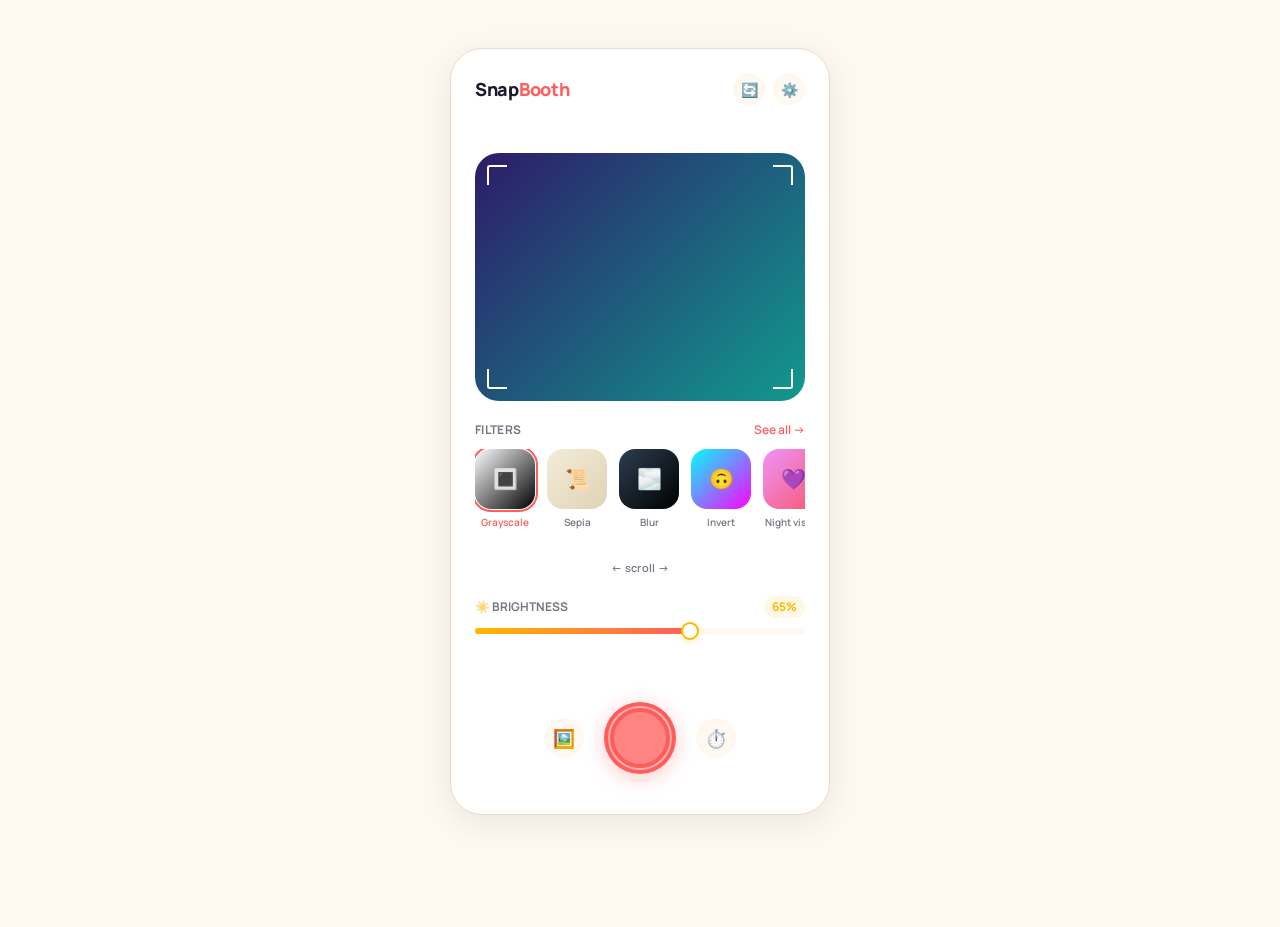
<file: index.html>
<!doctype html>
<html lang="en">
  <head>
    <meta charset="UTF-8" />
    <meta name="viewport" content="width=device-width, initial-scale=1.0" />
    <title>📸 SnapBooth — Design Spec Sheet</title>
    <link
      href="https://fonts.googleapis.com/css2?family=Manrope:wght@400;500;600;700;800&display=swap"
      rel="stylesheet"
    />
    <link rel="stylesheet" href="photobooth-spec.css" />
  </head>
  <body>
    <!-- ═══════════════════════════════════════
       SECTION 1 — ANNOTATED MOCKUP
    ════════════════════════════════════════ -->
    <section class="section">

      <div class="mockup-wrap">

        <!-- MOCKUP FRAME -->
        <div class="mockup-frame">

          <!-- App Header -->
          <div class="app-header ann">
            <div class="app-logo">Snap<span>Booth</span></div>
            <div class="app-header-icons">
              <div class="icon-btn">🔄</div>
              <div class="icon-btn">⚙️</div>
            </div>
          </div>

          <div class="spacer-28"></div>

          <!-- Camera Preview -->
          <div class="camera-preview ann">
            <video id="webcam" autoplay playsinline></video>
            <div class="corner tl"></div>
            <div class="corner tr"></div>
            <div class="corner bl"></div>
            <div class="corner br"></div>
            <canvas id="canvas" width="640" height="480" style="display: none;"></canvas>
          </div>

          <!-- Filter Row -->
          <div class="filter-label-row ann">
            <span>FILTERS</span>
            <a>See all →</a>
          </div>
          <div class="filter-scroll">
            <div class="filter-thumb active filter-thumb--first">
              <div class="filter-thumb-img ft-1">
                <div class="inner">🔳</div>
              </div>
              <div class="filter-thumb-name">Grayscale</div>
              <div class="chip coral-chip chip-thumb-size">60×60px</div>
            </div>
            <div class="filter-thumb">
              <div class="filter-thumb-img ft-2"><div class="inner">📜</div></div>
              <div class="filter-thumb-name">Sepia</div>
            </div>
            <div class="filter-thumb">
              <div class="filter-thumb-img ft-3"><div class="inner">🌫️</div></div>
              <div class="filter-thumb-name">Blur</div>
            </div>
            <div class="filter-thumb">
              <div class="filter-thumb-img ft-4"><div class="inner">🙃</div></div>
              <div class="filter-thumb-name">Invert</div>
            </div>
            <div class="filter-thumb">
              <div class="filter-thumb-img ft-5"><div class="inner">💜</div></div>
              <div class="filter-thumb-name">Night vision</div>
            </div>
            <div class="filter-thumb">
              <div class="filter-thumb-img ft-6"><div class="inner">🧊</div></div>
              <div class="filter-thumb-name">Ice</div>
            </div>
          </div>
          <div class="scroll-hint">← scroll →</div>

          <div class="spacer-20"></div>

          <!-- Brightness Slider -->
          <div class="slider-section ann">
            <div class="slider-header">
              <span>☀️ BRIGHTNESS</span>
              <span class="value" id="brightness-value">65%</span>
            </div>
            <div class="slider-track ann">
              <input type="range" id="brightness-slider" min="0" max="100" value="65">

              <div class="slider-fill"></div>
              <div class="slider-thumb"></div>
            </div>
          </div>

          <div class="spacer-36"></div>

          <!-- Shutter Row -->
          <div class="shutter-row ann">
            <div class="shutter-side-btn shutter-side-btn--annotated" id="gallery">
              🖼️
              <div class="thumb" id="photos">
                <button id="close-photos" class="back-btn">← Back</button>
              </div>
            </div>
            <div class="shutter-btn btn-hover ann" id="shutter">
              <div class="shutter-btn-inner"></div>
            </div>
            <div class="shutter-side-btn">⏱️</div>
          </div>

          <div class="spacer-16"></div>

        </div>
        <!-- /.mockup-frame -->
      </div>
      <!-- /.mockup-wrap -->
    </section>

    <script src="./index.js"></script>
  </body>
</html>
</file>
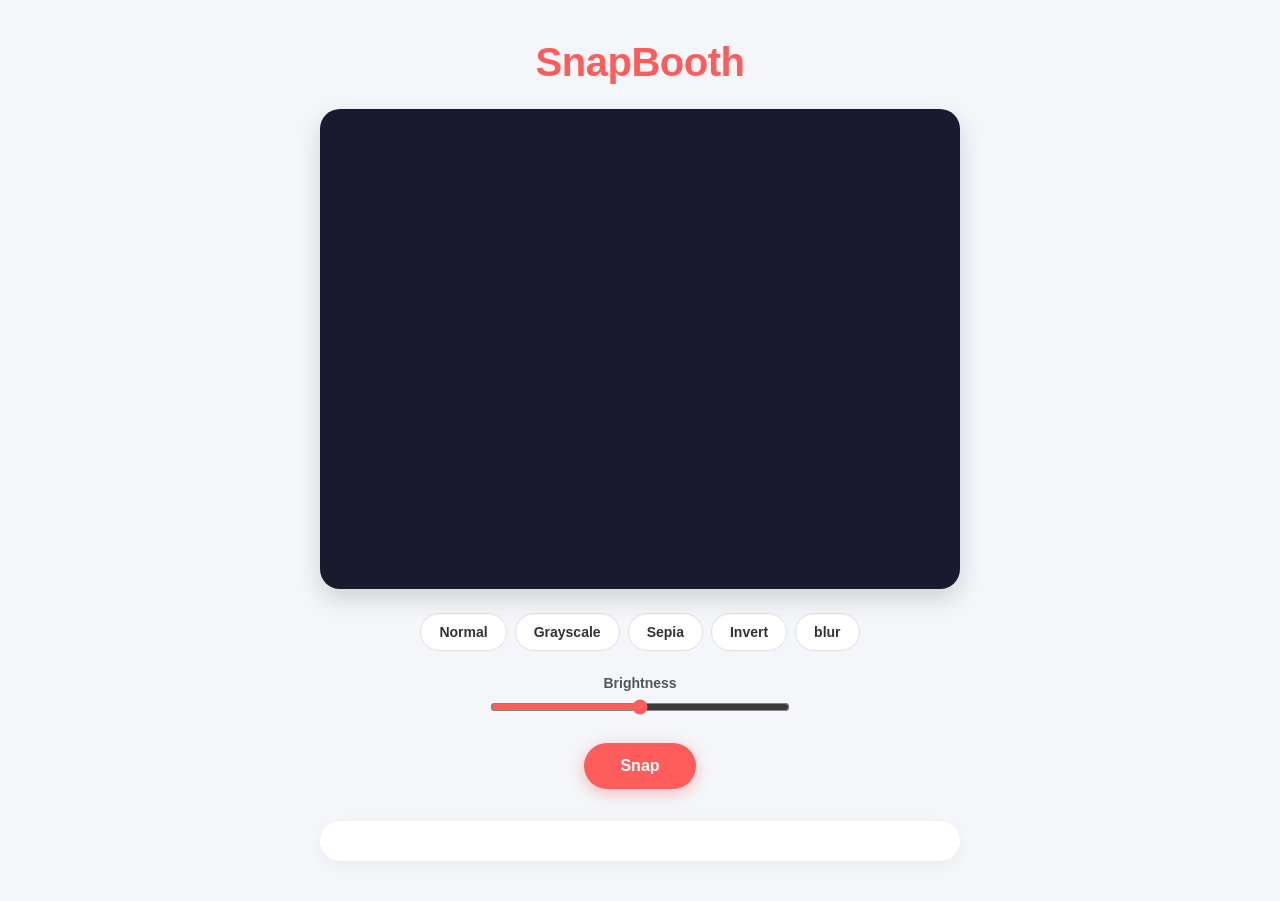
<file: MVP/index.html>
<!doctype html>
<html lang="en">
  <head>
    <meta charset="UTF-8" />
    <meta name="viewport" content="width=device-width, initial-scale=1.0" />
    <link rel="stylesheet" href="index.css" />
    <title>SnapBooth</title>
  </head>
  <body>
    <h1>SnapBooth</h1>

    <video id="webcam" autoplay></video>
    <canvas id="canvas" style="display: none"></canvas>

    <div id="btn-container">
      <button id="normal">Normal</button>
      <button id="grayscale">Grayscale</button>
      <button id="sepia">Sepia</button>
      <button id="invert">Invert</button>
      <button id="blur">blur</button>
    </div>
    <label>Brightness</label>
    <input type="range" id="brightness" min="0" max="200" value="100" />

    <button id="snap">Snap</button>

    <div id="gallery"></div>

    <script src="index.js"></script>
  </body>
</html>
</file>
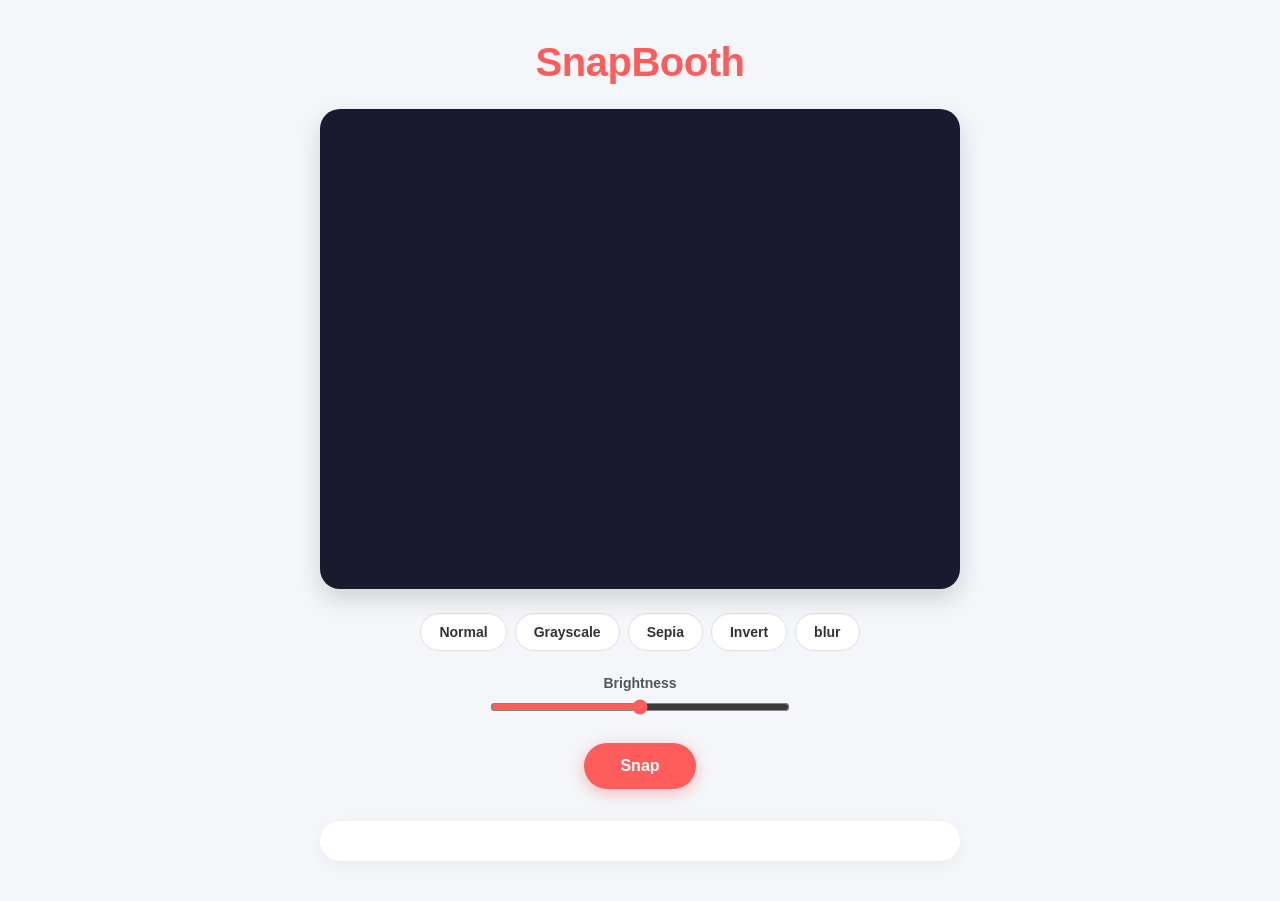
<file: to-copy-paste/index.html>
<!doctype html>
<html lang="en">
  <head>
    <meta charset="UTF-8" />
    <meta name="viewport" content="width=device-width, initial-scale=1.0" />
    <link rel="stylesheet" href="./index.css" />
    <title>SnapBooth</title>
  </head>
  <body>
    <h1>SnapBooth</h1>

    <video id="webcam" autoplay></video>
    <canvas id="canvas" style="display: none"></canvas>

    <div id="btn-container">
      <button id="normal">Normal</button>
      <button id="grayscale">Grayscale</button>
      <button id="sepia">Sepia</button>
      <button id="invert">Invert</button>
      <button id="blur">blur</button>
    </div>
    <label>Brightness</label>
    <input type="range" id="brightness" min="0" max="200" value="100" />

    <button id="snap">Snap</button>

    <div id="gallery"></div>

    <script src="./index.js"></script>
  </body>
</html>
</file>
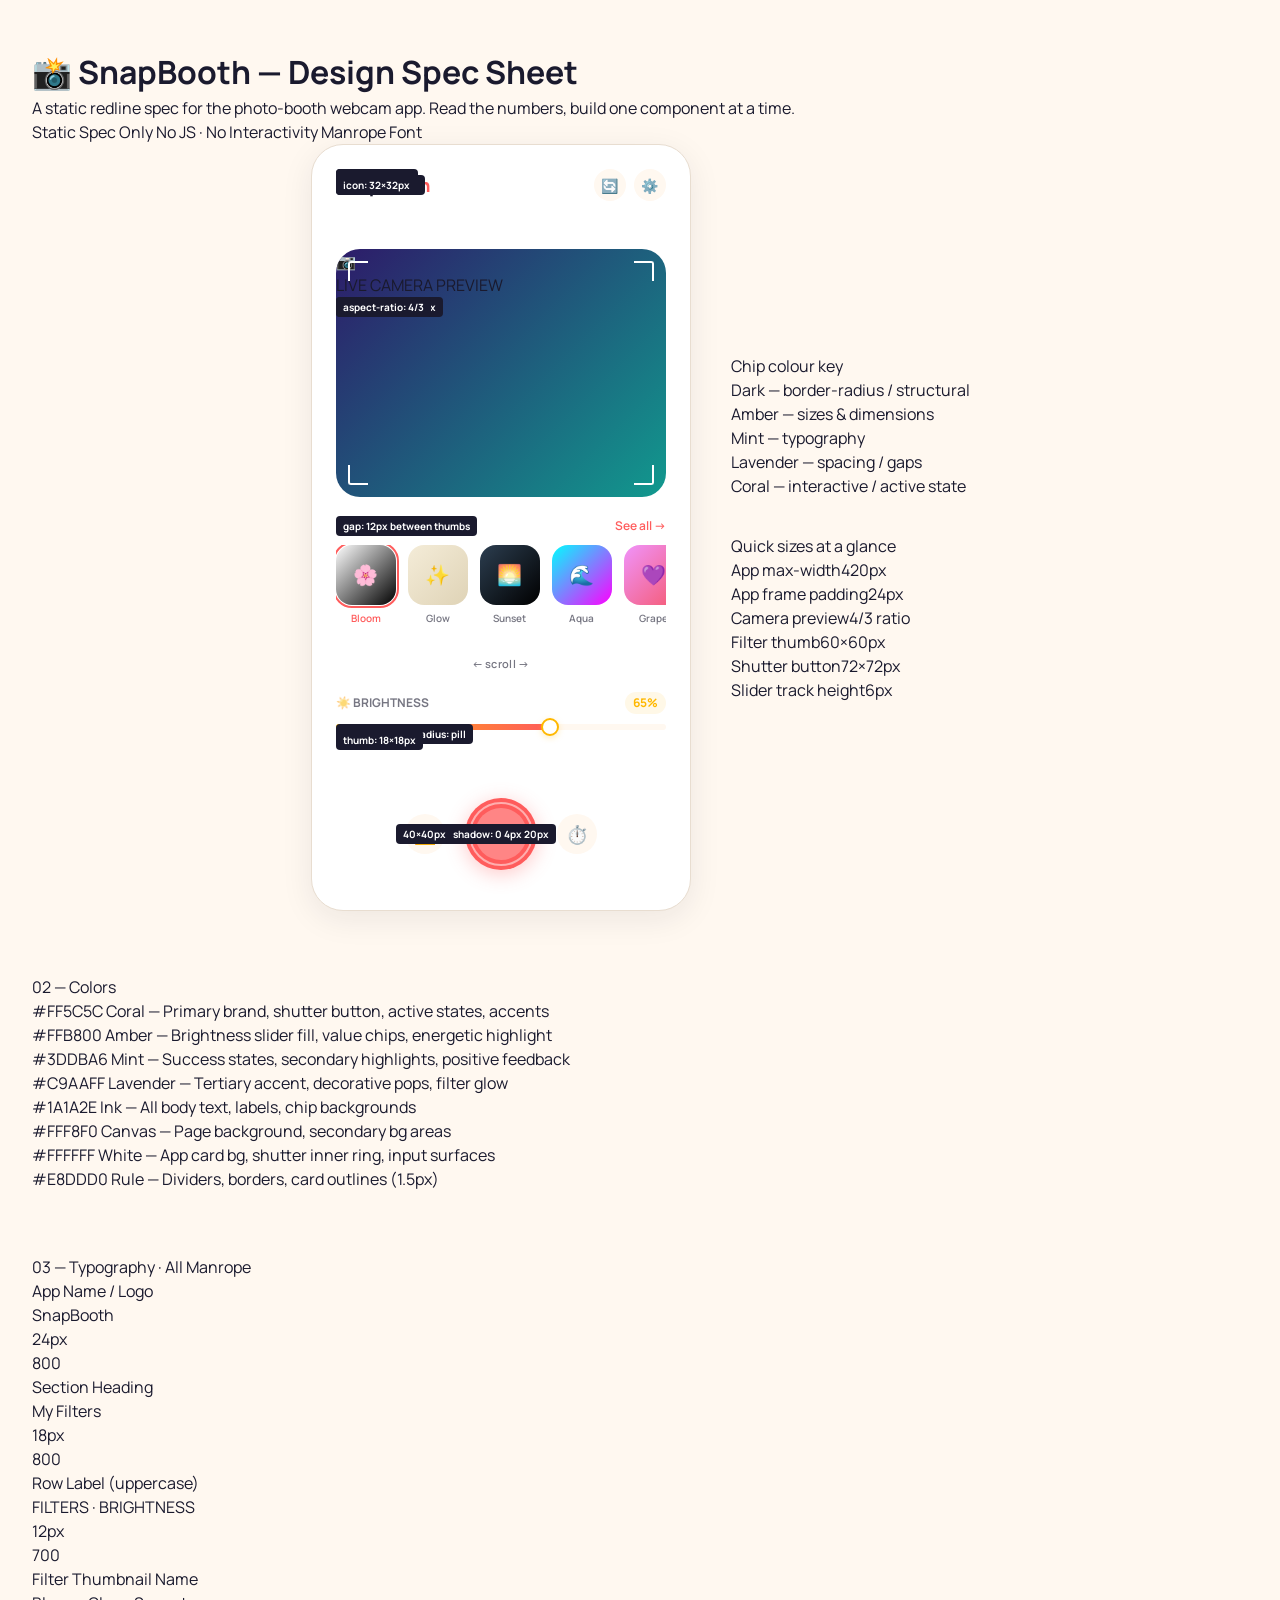
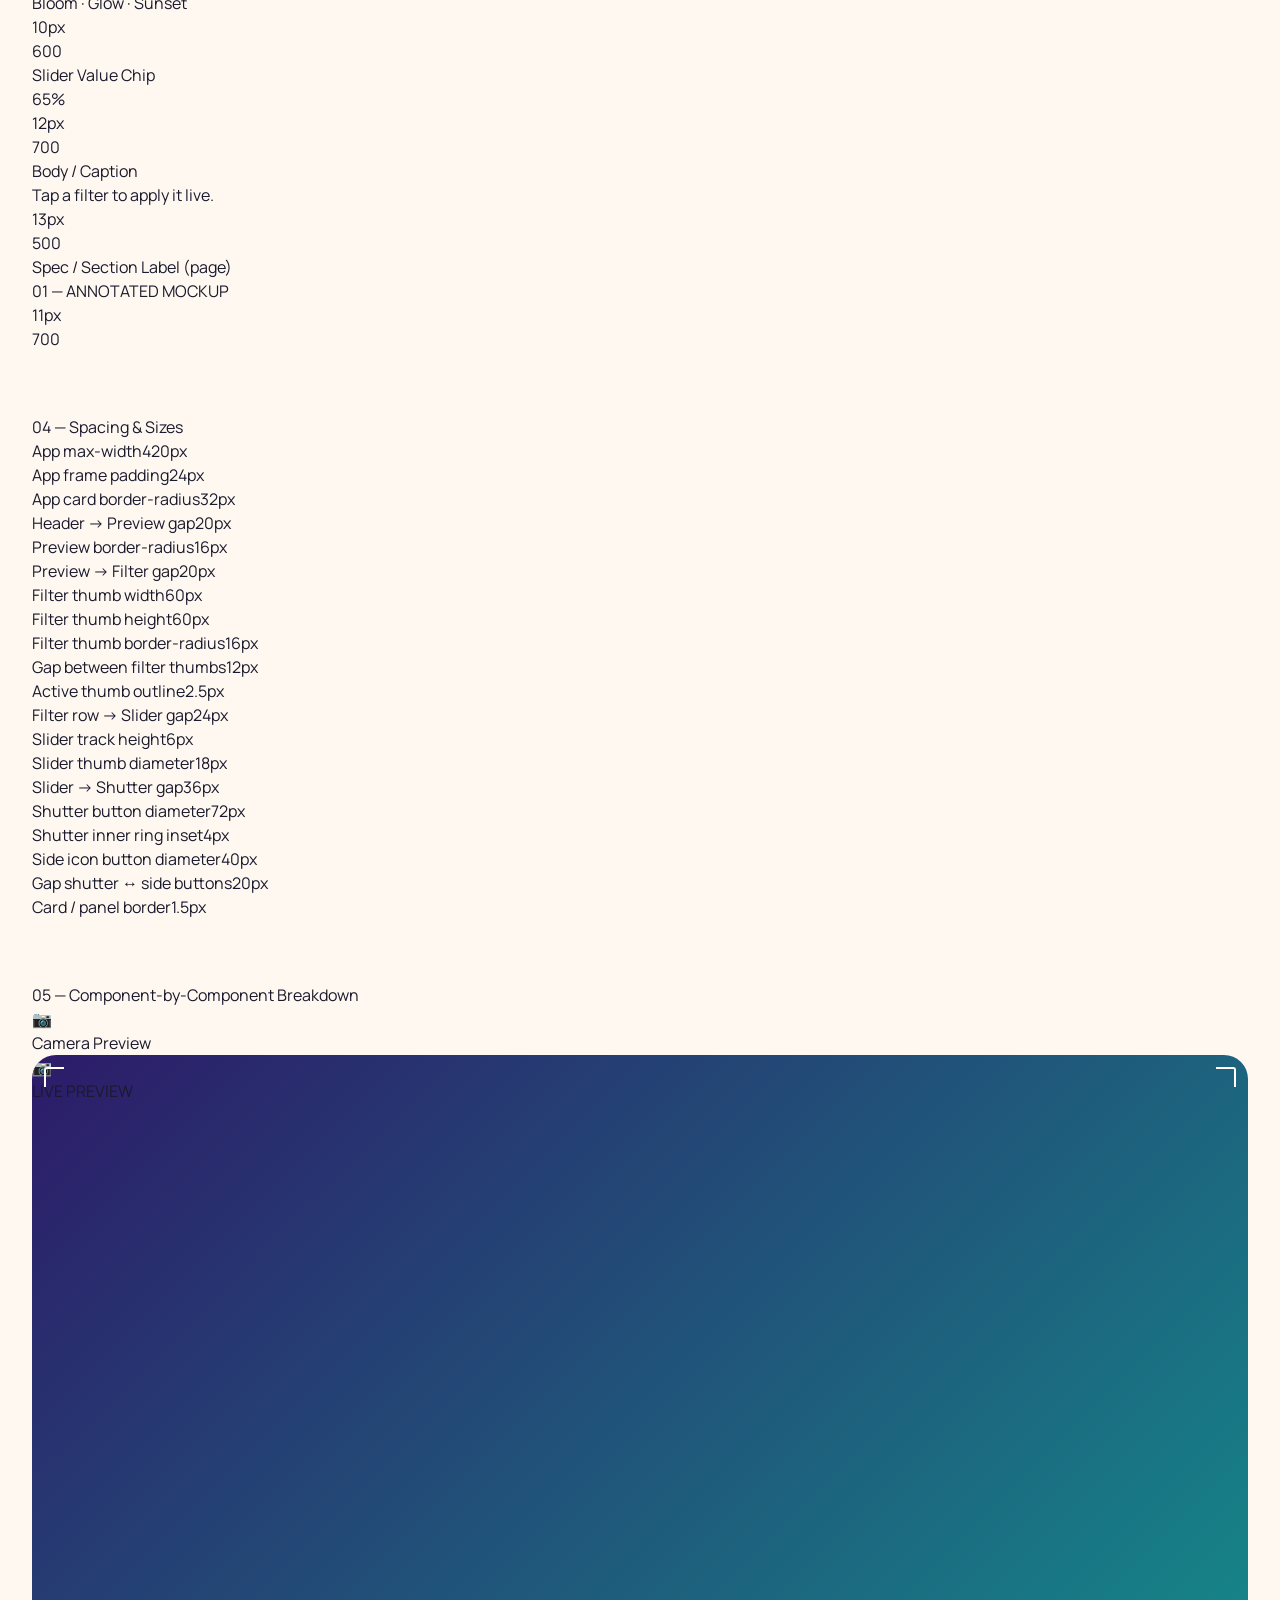
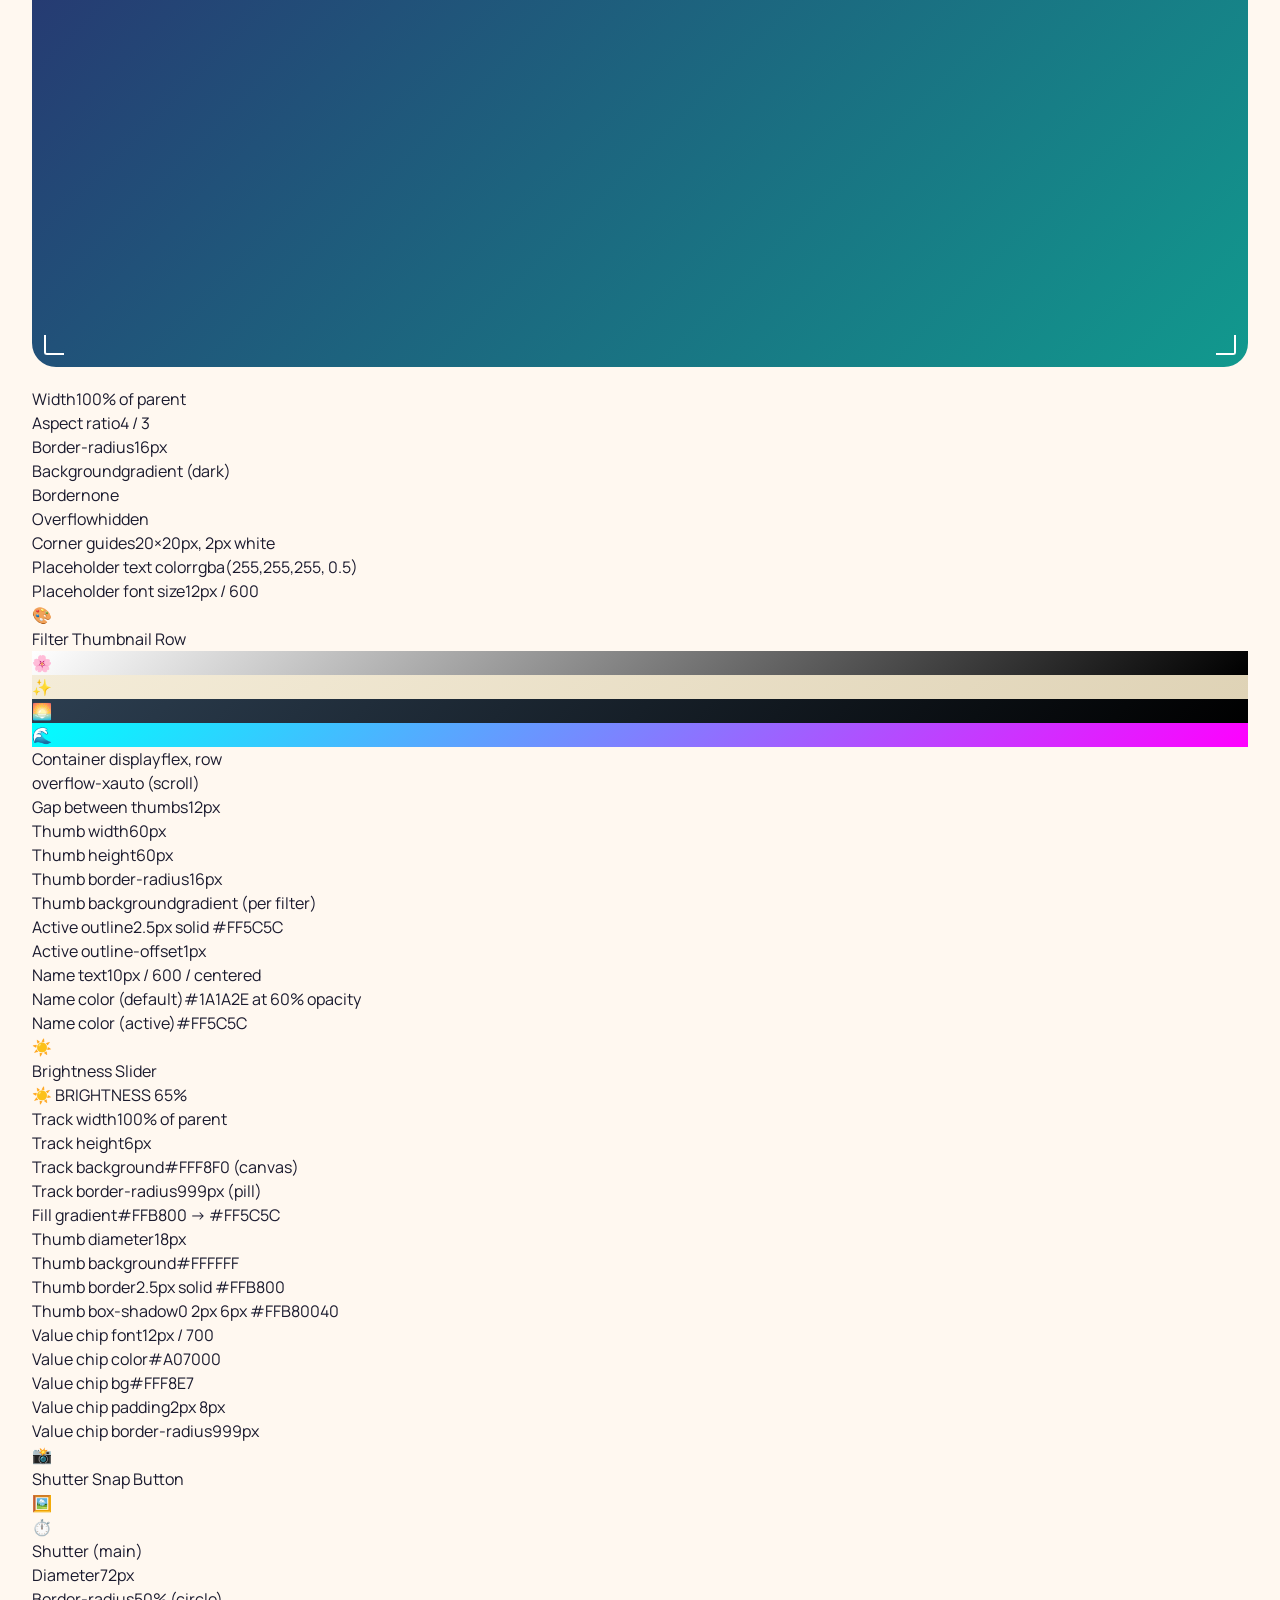
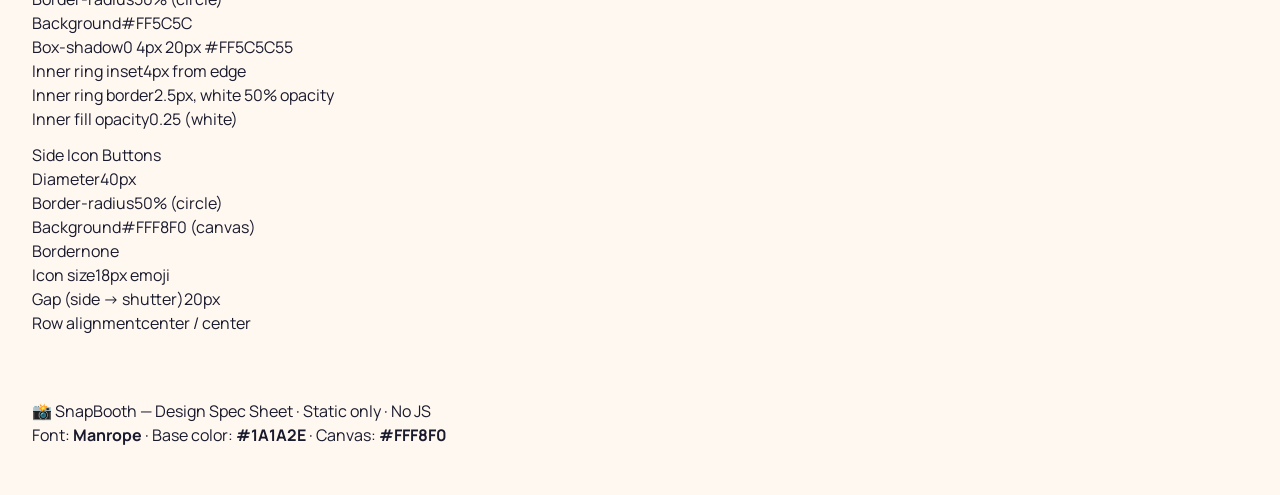
<file: photobooth-spec_1.html>
<!DOCTYPE html>
<html lang="en">
<head>
<meta charset="UTF-8" />
<meta name="viewport" content="width=device-width, initial-scale=1.0" />
<title>📸 SnapBooth — Design Spec Sheet</title>
<link href="https://fonts.googleapis.com/css2?family=Manrope:wght@400;500;600;700;800&display=swap" rel="stylesheet" />
<link rel="stylesheet" href="photobooth-spec.css" />
</head>
<body>

<!-- ═══════════════════════════════════════
     PAGE HEADER
════════════════════════════════════════ -->
<header class="page-header">
  <div>
    <h1>📸 <span>SnapBooth</span> — Design Spec Sheet</h1>
    <p>A static redline spec for the photo-booth webcam app. Read the numbers, build one component at a time.</p>
  </div>
  <div class="badge-row">
    <span class="badge coral">Static Spec Only</span>
    <span class="badge mint">No JS · No Interactivity</span>
    <span class="badge">Manrope Font</span>
  </div>
</header>


<!-- ═══════════════════════════════════════
     SECTION 1 — ANNOTATED MOCKUP
════════════════════════════════════════ -->
<section class="section">

  <div class="mockup-wrap">

    <!-- MOCKUP FRAME -->
    <div class="mockup-frame">

      <div class="chip amber chip-frame-padding">padding: 24px</div>
      <div class="chip amber chip-frame-width">width: 380px</div>

      <!-- App Header -->
      <div class="app-header ann">
        <div class="app-logo">Snap<span>Booth</span></div>
        <div class="app-header-icons">
          <div class="icon-btn">🔄</div>
          <div class="icon-btn">⚙️</div>
        </div>
        <div class="chip mint chip-header-font">font: 18px / 800</div>
        <div class="chip mint chip-header-icon">icon: 32×32px</div>
      </div>

      <div class="spacer-28"></div>

      <!-- Camera Preview -->
      <div class="camera-preview ann">
        <div class="corner tl"></div>
        <div class="corner tr"></div>
        <div class="corner bl"></div>
        <div class="corner br"></div>
        <div class="camera-preview-inner">
          <div class="camera-icon">📷</div>
          <div class="camera-label">LIVE CAMERA PREVIEW</div>
        </div>
        <div class="chip chip-preview-radius">border-radius: 16px</div>
        <div class="chip amber chip-preview-ratio">aspect-ratio: 4/3</div>
      </div>

      <!-- Filter Row -->
      <div class="filter-label-row ann">
        <span>FILTERS</span>
        <a>See all →</a>
        <div class="chip lav chip-filter-gap">gap: 12px between thumbs</div>
      </div>
      <div class="filter-scroll">
        <div class="filter-thumb active filter-thumb--first">
          <div class="filter-thumb-img ft-1">
            <div class="inner">🌸</div>
          </div>
          <div class="filter-thumb-name">Bloom</div>
          <div class="chip coral-chip chip-thumb-size">60×60px</div>
        </div>
        <div class="filter-thumb">
          <div class="filter-thumb-img ft-2"><div class="inner">✨</div></div>
          <div class="filter-thumb-name">Glow</div>
        </div>
        <div class="filter-thumb">
          <div class="filter-thumb-img ft-3"><div class="inner">🌅</div></div>
          <div class="filter-thumb-name">Sunset</div>
        </div>
        <div class="filter-thumb">
          <div class="filter-thumb-img ft-4"><div class="inner">🌊</div></div>
          <div class="filter-thumb-name">Aqua</div>
        </div>
        <div class="filter-thumb">
          <div class="filter-thumb-img ft-5"><div class="inner">💜</div></div>
          <div class="filter-thumb-name">Grape</div>
        </div>
        <div class="filter-thumb">
          <div class="filter-thumb-img ft-6"><div class="inner">🧊</div></div>
          <div class="filter-thumb-name">Ice</div>
        </div>
      </div>
      <div class="scroll-hint">← scroll →</div>

      <div class="spacer-20"></div>

      <!-- Brightness Slider -->
      <div class="slider-section ann">
        <div class="slider-header">
          <span>☀️ BRIGHTNESS</span>
          <span class="value">65%</span>
        </div>
        <div class="slider-track ann">
          <div class="slider-fill"></div>
          <div class="slider-thumb"></div>
          <div class="chip amber chip-slider-track">track: 6px tall · radius: pill</div>
        </div>
        <div class="chip mint chip-slider-thumb">thumb: 18×18px</div>
      </div>

      <div class="spacer-36"></div>

      <!-- Shutter Row -->
      <div class="shutter-row ann">
        <div class="shutter-side-btn shutter-side-btn--annotated">
          🖼️
          <div class="chip chip-side-btn-size">40×40px</div>
        </div>
        <div class="shutter-btn ann">
          <div class="shutter-btn-inner"></div>
          <div class="chip coral-chip chip-shutter-size">72×72px</div>
          <div class="chip chip-shutter-shadow">shadow: 0 4px 20px</div>
        </div>
        <div class="shutter-side-btn">⏱️</div>
      </div>

      <div class="spacer-16"></div>

    </div>
    <!-- /mockup-frame -->

    <!-- SIDEBAR: chip key + quick sizes -->
    <div>
      <p class="chip-key-heading">Chip colour key</p>
      <div class="chip-key chip-key--column">
        <div class="chip-key-item"><div class="dot ink"></div> Dark — border-radius / structural</div>
        <div class="chip-key-item"><div class="dot amber"></div> Amber — sizes &amp; dimensions</div>
        <div class="chip-key-item"><div class="dot mint"></div> Mint — typography</div>
        <div class="chip-key-item"><div class="dot lav"></div> Lavender — spacing / gaps</div>
        <div class="chip-key-item"><div class="dot coral"></div> Coral — interactive / active state</div>
      </div>

      <div class="spacer-36"></div>

      <div class="panel quick-sizes">
        <p class="quick-sizes-title">Quick sizes at a glance</p>
        <div class="quick-sizes-list">
          <div class="spacing-item spacing-item--compact">
            <span class="spacing-key">App max-width</span><span class="spacing-val">420px</span>
          </div>
          <div class="spacing-item spacing-item--compact">
            <span class="spacing-key">App frame padding</span><span class="spacing-val">24px</span>
          </div>
          <div class="spacing-item spacing-item--compact">
            <span class="spacing-key">Camera preview</span><span class="spacing-val">4/3 ratio</span>
          </div>
          <div class="spacing-item spacing-item--compact">
            <span class="spacing-key">Filter thumb</span><span class="spacing-val">60×60px</span>
          </div>
          <div class="spacing-item spacing-item--compact">
            <span class="spacing-key">Shutter button</span><span class="spacing-val">72×72px</span>
          </div>
          <div class="spacing-item spacing-item--compact">
            <span class="spacing-key">Slider track height</span><span class="spacing-val">6px</span>
          </div>
        </div>
      </div>
    </div>

  </div><!-- /mockup-wrap -->
</section>


<!-- ═══════════════════════════════════════
     SECTION 2 — COLORS
════════════════════════════════════════ -->
<section class="section">
  <div class="section-title">02 — Colors</div>
  <div class="panel">
    <div class="swatches">

      <div class="swatch-card">
        <div class="swatch-color" style="background:#FF5C5C;"></div>
        <div class="swatch-info">
          <span class="swatch-hex">#FF5C5C</span>
          <span class="swatch-role">Coral — Primary brand, shutter button, active states, accents</span>
        </div>
      </div>

      <div class="swatch-card">
        <div class="swatch-color" style="background:#FFB800;"></div>
        <div class="swatch-info">
          <span class="swatch-hex">#FFB800</span>
          <span class="swatch-role">Amber — Brightness slider fill, value chips, energetic highlight</span>
        </div>
      </div>

      <div class="swatch-card">
        <div class="swatch-color" style="background:#3DDBA6;"></div>
        <div class="swatch-info">
          <span class="swatch-hex">#3DDBA6</span>
          <span class="swatch-role">Mint — Success states, secondary highlights, positive feedback</span>
        </div>
      </div>

      <div class="swatch-card">
        <div class="swatch-color" style="background:#C9AAFF;"></div>
        <div class="swatch-info">
          <span class="swatch-hex">#C9AAFF</span>
          <span class="swatch-role">Lavender — Tertiary accent, decorative pops, filter glow</span>
        </div>
      </div>

      <div class="swatch-card">
        <div class="swatch-color" style="background:#1A1A2E;"></div>
        <div class="swatch-info">
          <span class="swatch-hex">#1A1A2E</span>
          <span class="swatch-role">Ink — All body text, labels, chip backgrounds</span>
        </div>
      </div>

      <div class="swatch-card">
        <div class="swatch-color swatch-color--white" style="background:#FFF8F0;"></div>
        <div class="swatch-info">
          <span class="swatch-hex">#FFF8F0</span>
          <span class="swatch-role">Canvas — Page background, secondary bg areas</span>
        </div>
      </div>

      <div class="swatch-card">
        <div class="swatch-color swatch-color--white" style="background:#FFFFFF;"></div>
        <div class="swatch-info">
          <span class="swatch-hex">#FFFFFF</span>
          <span class="swatch-role">White — App card bg, shutter inner ring, input surfaces</span>
        </div>
      </div>

      <div class="swatch-card">
        <div class="swatch-color" style="background:#E8DDD0;"></div>
        <div class="swatch-info">
          <span class="swatch-hex">#E8DDD0</span>
          <span class="swatch-role">Rule — Dividers, borders, card outlines (1.5px)</span>
        </div>
      </div>

    </div>
  </div>
</section>


<!-- ═══════════════════════════════════════
     SECTION 3 — TYPOGRAPHY
════════════════════════════════════════ -->
<section class="section">
  <div class="section-title">03 — Typography · All Manrope</div>
  <div class="panel">
    <div class="type-rows">

      <div class="type-row">
        <div>
          <div class="type-label">App Name / Logo</div>
          <div class="spec-app-name">SnapBooth</div>
        </div>
        <div class="type-preview"></div>
        <div class="type-size">24px</div>
        <div class="type-weight">800</div>
      </div>

      <div class="type-row">
        <div>
          <div class="type-label">Section Heading</div>
          <div class="spec-section-heading">My Filters</div>
        </div>
        <div class="type-preview"></div>
        <div class="type-size">18px</div>
        <div class="type-weight">800</div>
      </div>

      <div class="type-row">
        <div>
          <div class="type-label">Row Label (uppercase)</div>
          <div class="spec-row-label">FILTERS · BRIGHTNESS</div>
        </div>
        <div class="type-preview"></div>
        <div class="type-size">12px</div>
        <div class="type-weight">700</div>
      </div>

      <div class="type-row">
        <div>
          <div class="type-label">Filter Thumbnail Name</div>
          <div class="spec-thumb-name">Bloom · Glow · Sunset</div>
        </div>
        <div class="type-preview"></div>
        <div class="type-size">10px</div>
        <div class="type-weight">600</div>
      </div>

      <div class="type-row">
        <div>
          <div class="type-label">Slider Value Chip</div>
          <div class="spec-value-chip">65%</div>
        </div>
        <div class="type-preview"></div>
        <div class="type-size">12px</div>
        <div class="type-weight">700</div>
      </div>

      <div class="type-row">
        <div>
          <div class="type-label">Body / Caption</div>
          <div class="spec-body">Tap a filter to apply it live.</div>
        </div>
        <div class="type-preview"></div>
        <div class="type-size">13px</div>
        <div class="type-weight">500</div>
      </div>

      <div class="type-row">
        <div>
          <div class="type-label">Spec / Section Label (page)</div>
          <div class="spec-section-label">01 — ANNOTATED MOCKUP</div>
        </div>
        <div class="type-preview"></div>
        <div class="type-size">11px</div>
        <div class="type-weight">700</div>
      </div>

    </div>
  </div>
</section>


<!-- ═══════════════════════════════════════
     SECTION 4 — SPACING & SIZES
════════════════════════════════════════ -->
<section class="section">
  <div class="section-title">04 — Spacing &amp; Sizes</div>
  <div class="panel">
    <div class="spacing-grid">
      <div class="spacing-item"><span class="spacing-key">App max-width</span><span class="spacing-val">420px</span></div>
      <div class="spacing-item"><span class="spacing-key">App frame padding</span><span class="spacing-val">24px</span></div>
      <div class="spacing-item"><span class="spacing-key">App card border-radius</span><span class="spacing-val">32px</span></div>
      <div class="spacing-item"><span class="spacing-key">Header → Preview gap</span><span class="spacing-val">20px</span></div>
      <div class="spacing-item"><span class="spacing-key">Preview border-radius</span><span class="spacing-val">16px</span></div>
      <div class="spacing-item"><span class="spacing-key">Preview → Filter gap</span><span class="spacing-val">20px</span></div>
      <div class="spacing-item"><span class="spacing-key">Filter thumb width</span><span class="spacing-val">60px</span></div>
      <div class="spacing-item"><span class="spacing-key">Filter thumb height</span><span class="spacing-val">60px</span></div>
      <div class="spacing-item"><span class="spacing-key">Filter thumb border-radius</span><span class="spacing-val">16px</span></div>
      <div class="spacing-item"><span class="spacing-key">Gap between filter thumbs</span><span class="spacing-val">12px</span></div>
      <div class="spacing-item"><span class="spacing-key">Active thumb outline</span><span class="spacing-val">2.5px</span></div>
      <div class="spacing-item"><span class="spacing-key">Filter row → Slider gap</span><span class="spacing-val">24px</span></div>
      <div class="spacing-item"><span class="spacing-key">Slider track height</span><span class="spacing-val">6px</span></div>
      <div class="spacing-item"><span class="spacing-key">Slider thumb diameter</span><span class="spacing-val">18px</span></div>
      <div class="spacing-item"><span class="spacing-key">Slider → Shutter gap</span><span class="spacing-val">36px</span></div>
      <div class="spacing-item"><span class="spacing-key">Shutter button diameter</span><span class="spacing-val">72px</span></div>
      <div class="spacing-item"><span class="spacing-key">Shutter inner ring inset</span><span class="spacing-val">4px</span></div>
      <div class="spacing-item"><span class="spacing-key">Side icon button diameter</span><span class="spacing-val">40px</span></div>
      <div class="spacing-item"><span class="spacing-key">Gap shutter ↔ side buttons</span><span class="spacing-val">20px</span></div>
      <div class="spacing-item"><span class="spacing-key">Card / panel border</span><span class="spacing-val">1.5px</span></div>
    </div>
  </div>
</section>


<!-- ═══════════════════════════════════════
     SECTION 5 — COMPONENT CARDS
════════════════════════════════════════ -->
<section class="section">
  <div class="section-title">05 — Component-by-Component Breakdown</div>
  <div class="comp-grid">

    <!-- ── Camera Preview ── -->
    <div class="comp-card">
      <div class="comp-card-header comp-card-header--camera">
        <div class="comp-icon comp-icon--camera">📷</div>
        <div class="comp-name">Camera Preview</div>
      </div>
      <div class="comp-body">
        <div class="comp-preview comp-preview--camera camera-preview ann">
          <div class="camera-preview-inner">
            <div class="camera-icon-sm comp-preview--camera">📷</div>
            <div class="camera-label-sm comp-preview--camera">LIVE PREVIEW</div>
          </div>
          <div class="corner tl"></div><div class="corner tr"></div>
          <div class="corner bl"></div><div class="corner br"></div>
        </div>
        <div class="comp-row"><span class="comp-k">Width</span><span class="comp-v">100% of parent</span></div>
        <div class="comp-row"><span class="comp-k">Aspect ratio</span><span class="comp-v coral">4 / 3</span></div>
        <div class="comp-row"><span class="comp-k">Border-radius</span><span class="comp-v">16px</span></div>
        <div class="comp-row"><span class="comp-k">Background</span><span class="comp-v">gradient (dark)</span></div>
        <div class="comp-row"><span class="comp-k">Border</span><span class="comp-v">none</span></div>
        <div class="comp-row"><span class="comp-k">Overflow</span><span class="comp-v">hidden</span></div>
        <div class="comp-row"><span class="comp-k">Corner guides</span><span class="comp-v">20×20px, 2px white</span></div>
        <div class="comp-row"><span class="comp-k">Placeholder text color</span><span class="comp-v">rgba(255,255,255, 0.5)</span></div>
        <div class="comp-row"><span class="comp-k">Placeholder font size</span><span class="comp-v">12px / 600</span></div>
      </div>
    </div>

    <!-- ── Filter Row ── -->
    <div class="comp-card">
      <div class="comp-card-header comp-card-header--filter">
        <div class="comp-icon comp-icon--filter">🎨</div>
        <div class="comp-name">Filter Thumbnail Row</div>
      </div>
      <div class="comp-body">
        <div class="comp-preview comp-preview--filter">
          <div class="filter-mini-thumb ft-1 filter-mini-thumb--active">🌸</div>
          <div class="filter-mini-thumb ft-2">✨</div>
          <div class="filter-mini-thumb ft-3">🌅</div>
          <div class="filter-mini-thumb ft-4">🌊</div>
        </div>
        <div class="comp-row"><span class="comp-k">Container display</span><span class="comp-v">flex, row</span></div>
        <div class="comp-row"><span class="comp-k">overflow-x</span><span class="comp-v">auto (scroll)</span></div>
        <div class="comp-row"><span class="comp-k">Gap between thumbs</span><span class="comp-v">12px</span></div>
        <div class="comp-row"><span class="comp-k">Thumb width</span><span class="comp-v amber">60px</span></div>
        <div class="comp-row"><span class="comp-k">Thumb height</span><span class="comp-v amber">60px</span></div>
        <div class="comp-row"><span class="comp-k">Thumb border-radius</span><span class="comp-v">16px</span></div>
        <div class="comp-row"><span class="comp-k">Thumb background</span><span class="comp-v">gradient (per filter)</span></div>
        <div class="comp-row"><span class="comp-k">Active outline</span><span class="comp-v coral">2.5px solid #FF5C5C</span></div>
        <div class="comp-row"><span class="comp-k">Active outline-offset</span><span class="comp-v coral">1px</span></div>
        <div class="comp-row"><span class="comp-k">Name text</span><span class="comp-v">10px / 600 / centered</span></div>
        <div class="comp-row"><span class="comp-k">Name color (default)</span><span class="comp-v">#1A1A2E at 60% opacity</span></div>
        <div class="comp-row"><span class="comp-k">Name color (active)</span><span class="comp-v coral">#FF5C5C</span></div>
      </div>
    </div>

    <!-- ── Brightness Slider ── -->
    <div class="comp-card">
      <div class="comp-card-header comp-card-header--slider">
        <div class="comp-icon comp-icon--slider">☀️</div>
        <div class="comp-name">Brightness Slider</div>
      </div>
      <div class="comp-body">
        <div class="comp-preview comp-preview--slider">
          <div class="slider-mini-header">
            <span class="slider-mini-label">☀️ BRIGHTNESS</span>
            <span class="slider-mini-value">65%</span>
          </div>
          <div class="slider-mini-track">
            <div class="slider-mini-fill"></div>
            <div class="slider-mini-thumb"></div>
          </div>
        </div>
        <div class="comp-row"><span class="comp-k">Track width</span><span class="comp-v">100% of parent</span></div>
        <div class="comp-row"><span class="comp-k">Track height</span><span class="comp-v amber">6px</span></div>
        <div class="comp-row"><span class="comp-k">Track background</span><span class="comp-v">#FFF8F0 (canvas)</span></div>
        <div class="comp-row"><span class="comp-k">Track border-radius</span><span class="comp-v">999px (pill)</span></div>
        <div class="comp-row"><span class="comp-k">Fill gradient</span><span class="comp-v amber">#FFB800 → #FF5C5C</span></div>
        <div class="comp-row"><span class="comp-k">Thumb diameter</span><span class="comp-v amber">18px</span></div>
        <div class="comp-row"><span class="comp-k">Thumb background</span><span class="comp-v">#FFFFFF</span></div>
        <div class="comp-row"><span class="comp-k">Thumb border</span><span class="comp-v amber">2.5px solid #FFB800</span></div>
        <div class="comp-row"><span class="comp-k">Thumb box-shadow</span><span class="comp-v">0 2px 6px #FFB80040</span></div>
        <div class="comp-row"><span class="comp-k">Value chip font</span><span class="comp-v">12px / 700</span></div>
        <div class="comp-row"><span class="comp-k">Value chip color</span><span class="comp-v amber">#A07000</span></div>
        <div class="comp-row"><span class="comp-k">Value chip bg</span><span class="comp-v">#FFF8E7</span></div>
        <div class="comp-row"><span class="comp-k">Value chip padding</span><span class="comp-v">2px 8px</span></div>
        <div class="comp-row"><span class="comp-k">Value chip border-radius</span><span class="comp-v">999px</span></div>
      </div>
    </div>

    <!-- ── Shutter Button ── -->
    <div class="comp-card">
      <div class="comp-card-header comp-card-header--shutter">
        <div class="comp-icon comp-icon--shutter">📸</div>
        <div class="comp-name">Shutter Snap Button</div>
      </div>
      <div class="comp-body">
        <div class="comp-preview comp-preview--shutter">
          <div class="shutter-mini-side">🖼️</div>
          <div class="shutter-mini-btn">
            <div class="shutter-mini-ring"></div>
            <div class="shutter-mini-inner"></div>
          </div>
          <div class="shutter-mini-side">⏱️</div>
        </div>
        <div class="comp-sub-label coral">Shutter (main)</div>
        <div class="comp-row"><span class="comp-k">Diameter</span><span class="comp-v coral">72px</span></div>
        <div class="comp-row"><span class="comp-k">Border-radius</span><span class="comp-v">50% (circle)</span></div>
        <div class="comp-row"><span class="comp-k">Background</span><span class="comp-v coral">#FF5C5C</span></div>
        <div class="comp-row"><span class="comp-k">Box-shadow</span><span class="comp-v coral">0 4px 20px #FF5C5C55</span></div>
        <div class="comp-row"><span class="comp-k">Inner ring inset</span><span class="comp-v">4px from edge</span></div>
        <div class="comp-row"><span class="comp-k">Inner ring border</span><span class="comp-v">2.5px, white 50% opacity</span></div>
        <div class="comp-row"><span class="comp-k">Inner fill opacity</span><span class="comp-v">0.25 (white)</span></div>
        <div class="spacer-12"></div>
        <div class="comp-sub-label muted">Side Icon Buttons</div>
        <div class="comp-row"><span class="comp-k">Diameter</span><span class="comp-v">40px</span></div>
        <div class="comp-row"><span class="comp-k">Border-radius</span><span class="comp-v">50% (circle)</span></div>
        <div class="comp-row"><span class="comp-k">Background</span><span class="comp-v">#FFF8F0 (canvas)</span></div>
        <div class="comp-row"><span class="comp-k">Border</span><span class="comp-v">none</span></div>
        <div class="comp-row"><span class="comp-k">Icon size</span><span class="comp-v">18px emoji</span></div>
        <div class="comp-row"><span class="comp-k">Gap (side → shutter)</span><span class="comp-v">20px</span></div>
        <div class="comp-row"><span class="comp-k">Row alignment</span><span class="comp-v">center / center</span></div>
      </div>
    </div>

  </div><!-- /comp-grid -->
</section>


<!-- ═══════════════════════════════════════
     FOOTER
════════════════════════════════════════ -->
<footer class="footer">
  <p>📸 SnapBooth — Design Spec Sheet · Static only · No JS</p>
  <p>Font: <strong>Manrope</strong> · Base color: <strong>#1A1A2E</strong> · Canvas: <strong>#FFF8F0</strong></p>
</footer>

</body>
</html>
</file>
<file: photobooth-spec.css>
/* ═══════════════════════════════════════════
   SnapBooth — Design Spec Sheet
   styles.css
════════════════════════════════════════════ */

/* ── Reset ───────────────────────────────── */
*,
*::before,
*::after {
  box-sizing: border-box;
  margin: 0;
  padding: 0;
}

/* ── Design tokens ───────────────────────── */
:root {
  --coral: #ff5c5c;
  --amber: #ffb800;
  --mint: #3ddba6;
  --lavender: #c9aaff;
  --ink: #1a1a2e;
  --ink-60: #1a1a2e99;
  --canvas: #fff8f0;
  --white: #ffffff;
  --card-bg: #ffffff;
  --rule: #e8ddd0;

  --r-sm: 8px;
  --r-md: 16px;
  --r-lg: 24px;
  --r-xl: 32px;
  --r-pill: 999px;

  --font: "Manrope", sans-serif;
}

/* ── Base ────────────────────────────────── */
body {
  font-family: var(--font);
  background: var(--canvas);
  color: var(--ink);
  padding: 48px 32px;
  line-height: 1.5;
}

.section {
  margin-bottom: 64px;
}

/* ══════════════════════════════════════════
   SECTION 1 — MOCKUP
══════════════════════════════════════════ */
.mockup-wrap {
  display: flex;
  gap: 40px;
  justify-content: center;
  align-items: center;
  flex-wrap: wrap;
}

.mockup-frame {
  background: var(--white);
  border-radius: var(--r-xl);
  border: 1.5px solid var(--rule);
  padding: 24px;
  width: 380px;
  flex-shrink: 0;
  position: relative;
  box-shadow: 0 8px 32px #1a1a2e14;
}

/* ── App header bar ──────────────────────── */
.app-header {
  display: flex;
  justify-content: space-between;
  align-items: center;
  margin-bottom: 20px;
  position: relative;
}

.app-logo {
  font-size: 18px;
  font-weight: 800;
  color: var(--ink);
  letter-spacing: -0.3px;
}

.app-logo span {
  color: var(--coral);
}

.app-header-icons {
  display: flex;
  gap: 8px;
}

.icon-btn {
  width: 32px;
  height: 32px;
  border-radius: var(--r-pill);
  background: var(--canvas);
  display: flex;
  align-items: center;
  justify-content: center;
  font-size: 14px;
  cursor: pointer;
}

/* Spacer */
.spacer-28 { height: 28px; }
.spacer-14 { height: 14px; }
.spacer-20 { height: 20px; }
.spacer-36 { height: 36px; }
.spacer-16 { height: 16px; }
.spacer-12 { height: 12px; }

/* ── Camera preview ──────────────────────── */
.camera-preview {
  width: 100%;
  aspect-ratio: 4/3;
  border-radius: var(--r-lg);
  background: linear-gradient(135deg, #2d1b69 0%, #11998e 100%);
  position: relative;
  overflow: hidden;
  margin-bottom: 20px;
}
.camera-preview video {
  width: 100%;
  height: 100%;
  object-fit: cover;
  transform: scaleX(-1);
}

/* Corner guides */
.corner {
  position: absolute;
  width: 20px;
  height: 20px;
}
.corner.tl { top: 12px; left: 12px; border-top: 2px solid #fff; border-left: 2px solid #fff; border-radius: 3px 0 0 0; }
.corner.tr { top: 12px; right: 12px; border-top: 2px solid #fff; border-right: 2px solid #fff; border-radius: 0 3px 0 0; }
.corner.bl { bottom: 12px; left: 12px; border-bottom: 2px solid #fff; border-left: 2px solid #fff; border-radius: 0 0 0 3px; }
.corner.br { bottom: 12px; right: 12px; border-bottom: 2px solid #fff; border-right: 2px solid #fff; border-radius: 0 0 3px 0; }

/* ── Filter row ──────────────────────────── */
.filter-label-row {
  display: flex;
  justify-content: space-between;
  align-items: center;
  margin-bottom: 10px;
  position: relative;
}
.filter-label-row span {
  font-size: 12px;
  font-weight: 700;
  color: var(--ink-60);
  letter-spacing: 0.3px;
}
.filter-label-row a {
  font-size: 12px;
  font-weight: 600;
  color: var(--coral);
}

.filter-scroll {
  display: flex;
  gap: 12px;
  overflow-x: auto;
  padding-bottom: 6px;
  margin-bottom: 24px;
  scrollbar-width: none;
  position: relative;
}
.filter-scroll::-webkit-scrollbar { display: none; }

.filter-thumb {
  flex-shrink: 0;
  width: 60px;
  display: flex;
  flex-direction: column;
  align-items: center;
  gap: 6px;
  cursor: pointer;
  transition: all 0.2s;
}

.filter-thumb-img {
  width: 60px;
  height: 60px;
  border-radius: var(--r-md, 12px);
  position: relative;
  overflow: hidden;
  background: #e8e5e0;
  transition: all 0.2s;
}
.filter-thumb-img .inner {
  position: absolute;
  inset: 0;
  display: flex;
  align-items: center;
  justify-content: center;
  font-size: 20px;
}
.filter-thumb-name {
  font-size: 10px;
  font-weight: 600;
  color: var(--ink-60, #888);
  text-align: center;
}
.filter-thumb.active .filter-thumb-img {
  outline: 2.5px solid var(--coral, #ff5a5f);
  outline-offset: 1px;
}
.filter-thumb.active .filter-thumb-name {
  color: var(--coral, #ff5a5f);
}

.ft-1 { background: linear-gradient(135deg, #ffffff, #000000); }
.ft-2 { background: linear-gradient(135deg, #f4ecd8 0%, #dfd3b6 100%); }
.ft-3 { background: linear-gradient(135deg, #2c3e50 0%, #000000 100%); }
.ft-4 { background: linear-gradient(135deg, #00ffff 0%, #ff00ff 100%); }
.ft-5 { background: linear-gradient(135deg, #f093fb, #f5576c); }
.ft-6 { background: linear-gradient(135deg, #4facfe, #00f2fe); }

.filter-thumb--first { position: relative; }
.chip-thumb-size {
  position: absolute;
  top: -26px;
  left: 50%;
  transform: translateX(-50%);
}

.scroll-hint {
  text-align: center;
  font-size: 11px;
  font-weight: 600;
  color: var(--ink-60);
  margin-top: 8px;
  letter-spacing: 0.3px;
}

/* ── Brightness slider ───────────────────── */
.slider-section {
  margin-bottom: 24px;
  position: relative;
}
.slider-header {
  display: flex;
  justify-content: space-between;
  align-items: center;
  margin-bottom: 10px;
}
.slider-header span {
  font-size: 12px;
  font-weight: 700;
  color: var(--ink-60);
}
.slider-header .value {
  font-size: 12px;
  font-weight: 700;
  color: var(--amber);
  background: #fff8e7;
  padding: 2px 8px;
  border-radius: var(--r-pill);
}
.slider-track {
  width: 100%;
  height: 6px;
  background: var(--canvas);
  border-radius: var(--r-pill);
  position: relative;
}
.slider-fill {
  position: absolute;
  left: 0;
  top: 0;
  bottom: 0;
  width: 65%;
  background: linear-gradient(90deg, var(--amber), var(--coral));
  border-radius: var(--r-pill);
  z-index: 1;
}
.slider-thumb {
  position: absolute;
  top: 50%;
  left: 65%;
  transform: translate(-50%, -50%);
  width: 18px;
  height: 18px;
  background: var(--white);
  border: 2.5px solid var(--amber);
  border-radius: 50%;
  box-shadow: 0 2px 6px #ffb80040;
  z-index: 2;
  pointer-events: none;
}
#brightness-slider {
  position: absolute;
  top: 0;
  left: 0;
  width: 100%;
  height: 100%;
  opacity: 0;
  cursor: pointer;
  z-index: 3;
  margin: 0;
  padding: 0;
}

/* ── Shutter row ─────────────────────────── */
.shutter-row {
  display: flex;
  align-items: center;
  justify-content: center;
  gap: 20px;
  padding-top: 8px;
  position: relative;
}
.shutter-side-btn {
  width: 40px;
  height: 40px;
  border-radius: var(--r-pill);
  background: var(--canvas);
  display: flex;
  align-items: center;
  justify-content: center;
  font-size: 18px;
  cursor: pointer;
}
.shutter-side-btn--annotated { position: relative; }

.shutter-btn {
  width: 72px;
  height: 72px;
  border-radius: 50%;
  background: var(--coral);
  display: flex;
  align-items: center;
  justify-content: center;
  box-shadow: 0 4px 20px #ff5c5c55;
  position: relative;
  cursor: pointer;
}
.shutter-btn::after {
  content: "";
  position: absolute;
  inset: 4px;
  border-radius: 50%;
  border: 2.5px solid rgba(255, 255, 255, 0.5);
}
.shutter-btn-inner {
  width: 52px;
  height: 52px;
  border-radius: 50%;
  background: var(--white);
  opacity: 0.25;
}
.shutter-btn.btn-hover:active {
  transform: scale(0.89);
  box-shadow: 0 4px 8px rgba(250, 25, 25, 0.3);
}

#photos {
  display: none;
  flex-wrap: wrap;
  gap: 10px;
  align-content: flex-start;
  overflow-y: auto;
  position: absolute;
  border-radius: var(--r-xl);
  border: 1.5px solid var(--rule);
  right: -246px;
  bottom: -57px;
  width: 380px;
  height: 767px;
  padding: 20px;
  background-color: rgb(255, 255, 255);
  z-index: 5;
}
#photos.active { display: flex; }

.back-btn {
  width: 100%;
  padding: 8px 12px;
  background-color: #f0f0f0;
  border: none;
  border-radius: 8px;
  font-weight: bold;
  cursor: pointer;
  margin-bottom: 10px;
  text-align: left;
  transition: background 0.2s ease;
}
.back-btn:hover { background-color: #e0e0e0; }

.gallery-card {
  display: flex;
  flex-direction: column;
  align-items: center;
  gap: 6px;
  width: 100px;
}

.gallery-thumb {
  width: 100px;
  height: 100px;
  object-fit: cover;
  border-radius: 12px;
  border: 1px solid #eee;
}

.download-btn {
  display: block;
  width: 100%;
  text-align: center;
  font-size: 10px;
  font-weight: 700;
  color: var(--white);
  background: var(--coral);
  padding: 5px 0;
  border-radius: 6px;
  text-decoration: none;
  cursor: pointer;
  transition: opacity 0.15s ease;
}

.download-btn:hover {
  opacity: 0.85;
}

/* ══════════════════════════════════════════
   ANNOTATION CHIPS
══════════════════════════════════════════ */
.chip {
  position: absolute;
  background: var(--ink);
  color: var(--white);
  font-family: "Manrope", monospace;
  font-size: 10px;
  font-weight: 700;
  padding: 3px 7px;
  border-radius: 4px;
  white-space: nowrap;
  z-index: 10;
  line-height: 1.4;
}
.chip.coral-chip { background: var(--coral); }

.ann { position: relative; }
</file>
<file: MVP/index.css>
/* ── Reset & Base Styles ────────────────── */
*,
*::before,
*::after {
  box-sizing: border-box;
  margin: 0;
  padding: 0;
}

body {
  font-family: 'Segoe UI', Tahoma, Geneva, Verdana, sans-serif;
  background-color: #f4f6f9;
  color: #333;
  display: flex;
  flex-direction: column;
  align-items: center;
  padding: 40px 20px;
  min-height: 100vh;
}

/* ── Heading ────────────────────────────── */
h1 {
  font-size: 2.5rem;
  color: #ff5c5c;
  margin-bottom: 24px;
  letter-spacing: -0.5px;
}

/* ── Camera Preview ─────────────────────── */
#webcam {
  width: 100%;
  max-width: 640px;
  aspect-ratio: 4 / 3;
  background-color: #1a1a2e;
  border-radius: 20px;
  object-fit: cover;
  box-shadow: 0 10px 25px rgba(0, 0, 0, 0.15);
  transform: scaleX(-1); /* Вэбкам толин тусгал шиг харагдуулах */
  margin-bottom: 20px;
}

/* ── Filter Buttons ─────────────────────── */
#btn-container{
  display: flex;
}
button {
  background-color: #ffffff;
  color: #333;
  border: 1.5px solid #e0e0e0;
  padding: 10px 18px;
  margin: 4px;
  border-radius: 20px;
  font-weight: 600;
  font-size: 14px;
  cursor: pointer;
  transition: all 0.2s ease;
}

button:hover {
  background-color: #ff5c5c;
  color: #ffffff;
  border-color: #ff5c5c;
  transform: translateY(-2px);
}

button:active {
  transform: translateY(0);
}

/* ── Brightness Slider ──────────────────── */
label {
  display: block;
  margin-top: 20px;
  margin-bottom: 8px;
  font-weight: 600;
  font-size: 14px;
  color: #555;
}

input[type="range"] {
  width: 100%;
  max-width: 300px;
  accent-color: #ff5c5c;
  cursor: pointer;
  margin-bottom: 24px;
}

/* ── Snap (Shutter) Button ──────────────── */
#snap {
  background-color: #ff5c5c;
  color: #ffffff;
  border: none;
  padding: 14px 36px;
  font-size: 16px;
  font-weight: 700;
  border-radius: 30px;
  box-shadow: 0 4px 15px rgba(255, 92, 92, 0.4);
  margin-bottom: 32px;
}

#snap:hover {
  background-color: #e04b4b;
  transform: scale(1.05);
}

/* ── Photo Gallery ──────────────────────── */
#gallery {
  width: 100%;
  max-width: 640px;
  display: grid;
  grid-template-columns: repeat(auto-fill, minmax(140px, 1fr));
  gap: 16px;
  padding: 20px;
  background-color: #ffffff;
  border-radius: 20px;
  box-shadow: 0 4px 15px rgba(0, 0, 0, 0.05);
}

/* Галерей руу нэмэгдэж буй зургуудад */
#gallery img {
  width: 100%;
  height: 120px;
  object-fit: cover;
  border-radius: 12px;
  border: 1px solid #eee;
  transition: transform 0.2s ease;
}

#gallery img:hover {
  transform: scale(1.05);
}
</file>
<file: to-copy-paste/index.css>
/* ── Reset & Base Styles ────────────────── */
*,
*::before,
*::after {
  box-sizing: border-box;
  margin: 0;
  padding: 0;
}

body {
  font-family: 'Segoe UI', Tahoma, Geneva, Verdana, sans-serif;
  background-color: #f4f6f9;
  color: #333;
  display: flex;
  flex-direction: column;
  align-items: center;
  padding: 40px 20px;
  min-height: 100vh;
}

/* ── Heading ────────────────────────────── */
h1 {
  font-size: 2.5rem;
  color: #ff5c5c;
  margin-bottom: 24px;
  letter-spacing: -0.5px;
}

/* ── Camera Preview ─────────────────────── */
#webcam {
  width: 100%;
  max-width: 640px;
  aspect-ratio: 4 / 3;
  background-color: #1a1a2e;
  border-radius: 20px;
  object-fit: cover;
  box-shadow: 0 10px 25px rgba(0, 0, 0, 0.15);
  transform: scaleX(-1); /* Вэбкам толин тусгал шиг харагдуулах */
  margin-bottom: 20px;
}

/* ── Filter Buttons ─────────────────────── */
#btn-container{
  display: flex;
}
button {
  background-color: #ffffff;
  color: #333;
  border: 1.5px solid #e0e0e0;
  padding: 10px 18px;
  margin: 4px;
  border-radius: 20px;
  font-weight: 600;
  font-size: 14px;
  cursor: pointer;
  transition: all 0.2s ease;
}

button:hover {
  background-color: #ff5c5c;
  color: #ffffff;
  border-color: #ff5c5c;
  transform: translateY(-2px);
}

button:active {
  transform: translateY(0);
}

/* ── Brightness Slider ──────────────────── */
label {
  display: block;
  margin-top: 20px;
  margin-bottom: 8px;
  font-weight: 600;
  font-size: 14px;
  color: #555;
}

input[type="range"] {
  width: 100%;
  max-width: 300px;
  accent-color: #ff5c5c;
  cursor: pointer;
  margin-bottom: 24px;
}

/* ── Snap (Shutter) Button ──────────────── */
#snap {
  background-color: #ff5c5c;
  color: #ffffff;
  border: none;
  padding: 14px 36px;
  font-size: 16px;
  font-weight: 700;
  border-radius: 30px;
  box-shadow: 0 4px 15px rgba(255, 92, 92, 0.4);
  margin-bottom: 32px;
}

#snap:hover {
  background-color: #e04b4b;
  transform: scale(1.05);
}

/* ── Photo Gallery ──────────────────────── */
#gallery {
  width: 100%;
  max-width: 640px;
  display: grid;
  grid-template-columns: repeat(auto-fill, minmax(140px, 1fr));
  gap: 16px;
  padding: 20px;
  background-color: #ffffff;
  border-radius: 20px;
  box-shadow: 0 4px 15px rgba(0, 0, 0, 0.05);
}

/* Галерей руу нэмэгдэж буй зургуудад */
#gallery img {
  width: 100%;
  height: 120px;
  object-fit: cover;
  border-radius: 12px;
  border: 1px solid #eee;
  transition: transform 0.2s ease;
}

#gallery img:hover {
  transform: scale(1.05);
}
</file>
